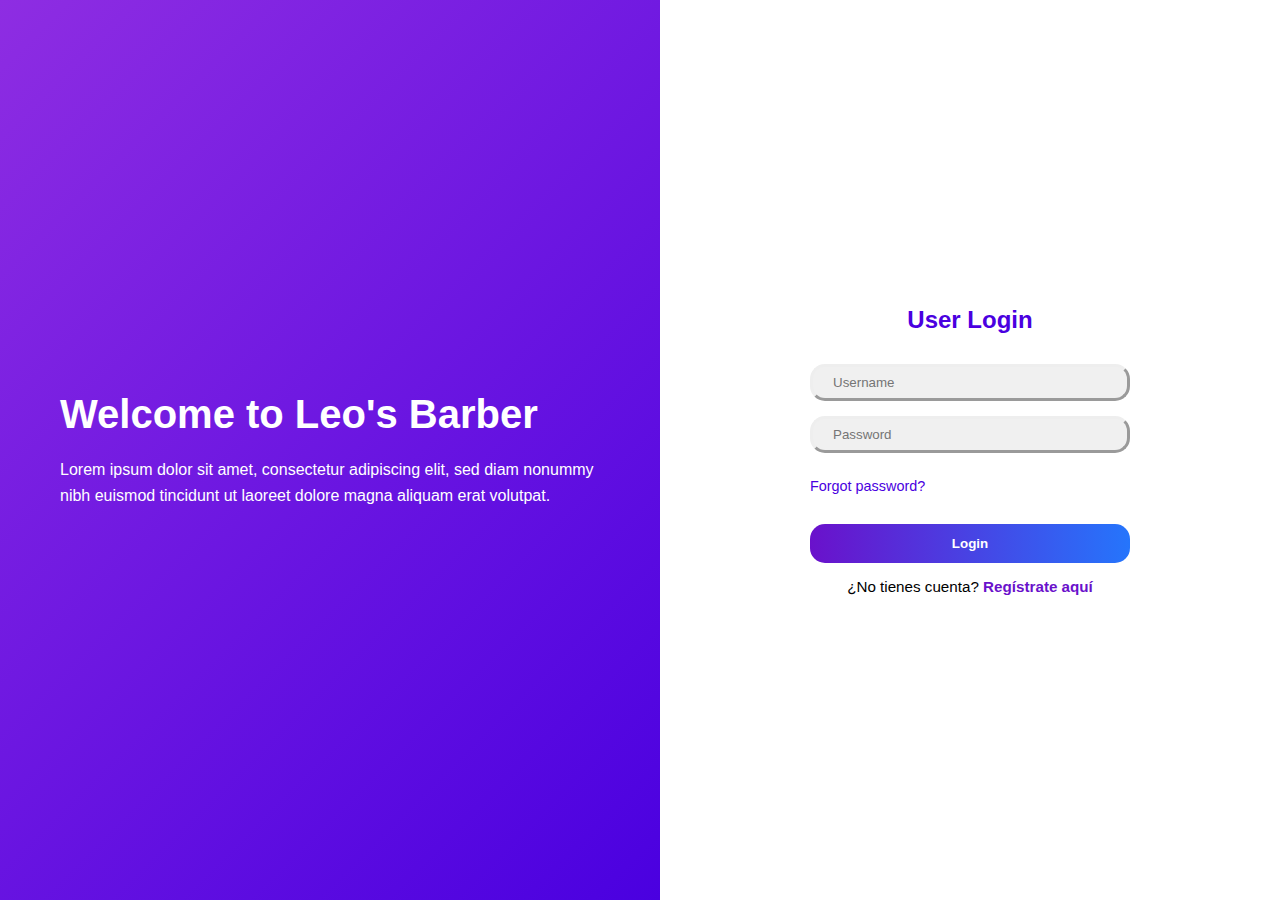
<file: index.html>
<!DOCTYPE html>
<html lang="en">
<head>
  <meta charset="UTF-8" />
  <meta name="viewport" content="width=device-width, initial-scale=1.0"/>
  <title>Login Page</title>
  <link rel="stylesheet" href="styles.css"/>
</head>
<body>
  <div class="container">
    <div class="left-panel">
      <h1>Welcome to Leo's Barber</h1>
      <p>Lorem ipsum dolor sit amet, consectetur adipiscing elit, sed diam nonummy nibh euismod tincidunt ut laoreet dolore magna aliquam erat volutpat.</p>
    </div>
    <div class="right-panel">
      <h2>User Login</h2>
      <form>
        <input type="text" placeholder="Username" required>
        <input type="password" placeholder="Password" required>
        <div class="options">
          <a href="#">Forgot password?</a>
        </div>
        <button type="submit">Login</button>
        <div class="register-link">
            ¿No tienes cuenta? <a href="register.html">Regístrate aquí</a>
          </div>
      </form>
    </div>
  </div>
</body>
</html>
</file>
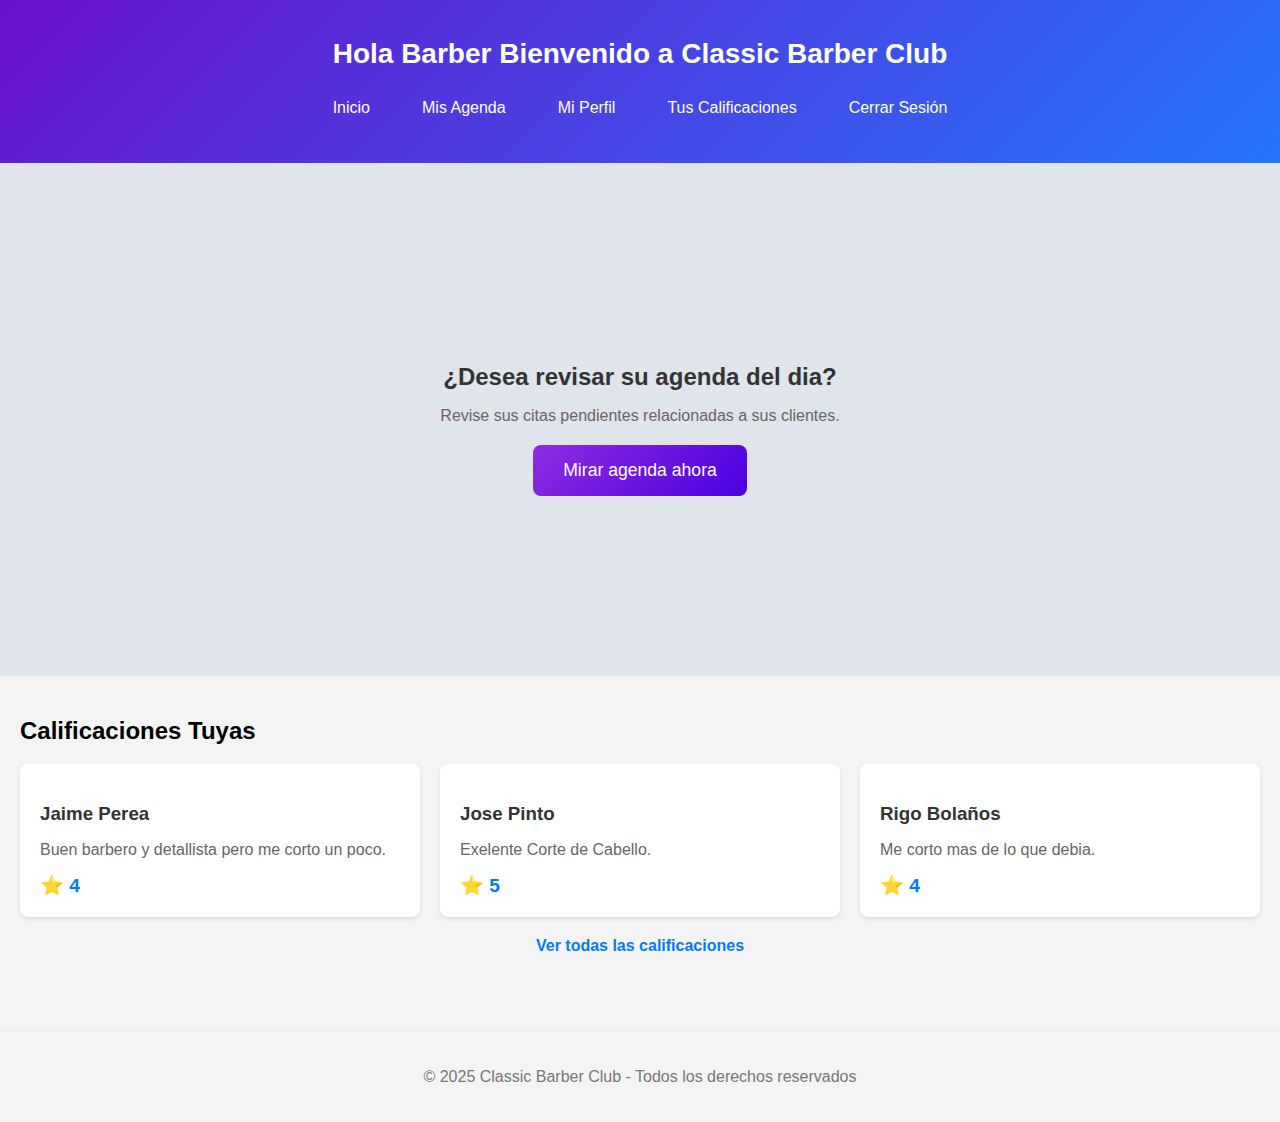
<file: barbero.html>
<!DOCTYPE html>
<html lang="es">
<head>
  <meta charset="UTF-8" />
  <meta name="viewport" content="width=device-width, initial-scale=1.0"/>
  <title>Classic Barber Club</title>
  <link rel="stylesheet" href="barbero.css" />
</head>
<body>

  <header class="main-header">
    <h1>Hola Barber Bienvenido a Classic Barber Club</h1>
    <nav>
      <ul>
        <li><a href="#" onclick="mostrarSeccion('inicio')">Inicio</a></li>
        <li><a href="#" onclick="mostrarSeccion('mis-citas')">Mis Agenda</a></li>
        <li><a href="#" onclick="mostrarSeccion('perfil')">Mi Perfil</a></li>
        <li><a href="#" onclick="mostrarSeccion('calificaciones')">Tus Calificaciones</a></li>
        <li><a href="index.html">Cerrar Sesión</a></li>
      </ul>
    </nav>
  </header>

  <section id="anuncio" class="call-to-action">
    <h2>¿Desea revisar su agenda del dia?</h2>
    <p>Revise sus citas pendientes relacionadas a sus clientes.</p>
    <button onclick="mostrarSeccion('mis-citas')">Mirar agenda ahora</button>
  </section>

  <main>

    <!-- Seccion de inicio -->

    <section id="inicio" class="services-with-prices">
      <h2>Calificaciones Tuyas</h2>
      <ul class="services-list">
        <li>
          <h3>Jaime Perea</h3>
          <p>Buen barbero y detallista pero me corto un poco.</p>
          <span class="price"> ⭐ 4</span>
        </li>
        <li>
          <h3>Jose Pinto</h3>
          <p>Exelente Corte de Cabello.</p>
          <span class="price">⭐ 5</span>
        </li>
        <li>
          <h3>Rigo Bolaños</h3>
          <p>Me corto mas de lo que debia.</p>
          <span class="price">⭐ 4</span>
        </li>
      </ul>
      <p class="view-all-services"><a href="#" onclick="mostrarSeccion('calificaciones')">Ver todas las calificaciones</a></p>
    </section>

    <!-- Seccion de citas -->

    <section id="mis-citas" class="hidden">
  <h2>Mis Citas</h2>
  <div id="filtro-citas">
    <label for="filtrarPor">Filtrar por:</label>
    <select id="filtrarPor">
      <option value="hoy">Citas de Hoy</option>
      <option value="fecha">Fecha Específica</option>
    </select>
    <input type="date" id="fechaEspecifica" class="hidden">
    <button id="botonFiltrar" type="button"> Filtrar</button>
  </div>
  <table>
    <thead>
      <tr>
        <th>ID cita</th>
        <th>Fecha</th>
        <th>Hora</th>
        <th>Cliente</th>
        <th>Servicio</th>
        <th>Estado</th>
      </tr>
    </thead>
    <tbody id="tablaCitasBody">
      <tr>
        <td>1</td>
        <td>2025-05-03</td>
        <td>15:30</td>
        <td>Carlos</td>
        <td>Corte</td>
        <td>Confirmada</td>
      </tr>
      </tbody>
  </table>
</section>

    <!-- Seccion de perfil -->
    <section id="perfil" class="hidden">
      <h2>Mi Perfil</h2>
      <form id="form-perfil" class="formulario-centrado">
        <label for="nombre">Nombre:</label>
        <input type="text" id="nombre" name="nombre">

        <label for="apellido">Apellido:</label>
        <input type="text" id="apellido" name ="apellido">

        <label for="correo">Correo electrónico:</label>
        <input type="email" id="correo" name="correo" value="juan@example.com">

        <label for="telefono">Teléfono:</label>
        <input type="tel" id="telefono" name="telefono" value="3200000000">

        <label for="contrase">Contraseña:</label>
        <input type="password" id="contrase" name="contraseña">
        
        <label for="fecha-registro">Fecha de Registro:</label>
        <input type="text" id="fecha-registro" name="fecha-registro" readonly>

        <button type="submit">Actualizar Perfil</button>
      </form>
    </section>

    <section id="calificaciones" class="hidden">
            <h2>Calificaciones de Clientes</h2>
            <div class="formulario-centrado">
              <div>
                
                <!-- Tarjeta 1 -->
                <div>
                  <div>
                    <h3>Carlos Perea</h3>
                    <p>Calificación: ⭐ 4</p>
                  </div>
                  <a href="#" class="text-indigo-600 hover:underline">Ver más</a>
                </div>
                
                <!-- Tarjeta 2 -->
                <div>
                  <div>
                    <h3>Camilo Gonzales</h3>
                    <p>Calificación: ⭐ 4</p>
                  </div>
                  <a href="#" class="text-indigo-600 hover:underline">Ver más</a>
                </div>
          
                <!-- Tarjeta 3 -->
                <div >
                  <div>
                    <h3>Andrés Ramirez</h3>
                    <p>Calificación: ⭐ 3</p>
                  </div>
                  <a href="#" class="text-indigo-600 hover:underline">Ver más</a>
                </div>
          
                <!-- Puedes seguir agregando más barberos aquí -->
          
              </div>
            </div>
          </section>

  </main>

  <footer>
    <p>© 2025 Classic Barber Club - Todos los derechos reservados</p>
  </footer>

  <script>
    function mostrarSeccion(id) {
      const secciones = document.querySelectorAll("main > section");
      secciones.forEach(sec => sec.classList.add("hidden"));
      document.getElementById(id).classList.remove("hidden");
  
      // Mostrar u ocultar el anuncio según la sección actual
      const anuncio = document.getElementById("anuncio");
      if (id === "inicio") {
        anuncio.classList.remove("hidden");
      } else {
        anuncio.classList.add("hidden");
      }
    }

    function mostrarDetalle(id) {
    const tarjeta = document.getElementById(id);

    // Oculta otras tarjetas si están visibles
    const todas = document.querySelectorAll('.promo-detalle');
    todas.forEach(t => {
      if (t.id !== id) t.classList.add('hidden');
    });

    // Si ya está visible, ocúltala
    if (!tarjeta.classList.contains('hidden')) {
      tarjeta.classList.add('hidden');
    } else {
      tarjeta.classList.remove('hidden');
      tarjeta.scrollIntoView({ behavior: 'smooth' });
    }
  }


  document.addEventListener('DOMContentLoaded', () => {
  const filtrarPorSelect = document.getElementById('filtrarPor');
  const fechaEspecificaInput = document.getElementById('fechaEspecifica');
  const botonFiltrar = document.getElementById('botonFiltrar');
  const tablaCitasBody = document.getElementById('tablaCitasBody');
  const citasOriginales = Array.from(tablaCitasBody.rows).map(row => {
    return {
      fecha: row.cells[1].textContent,
      hora: row.cells[2].textContent,
      cliente: row.cells[3].textContent,
      servicio: row.cells[4].textContent,
      estado: row.cells[5].textContent,
      rowElement: row
    };
  });

  filtrarPorSelect.addEventListener('change', () => {
    fechaEspecificaInput.classList.toggle('hidden', filtrarPorSelect.value !== 'fecha');
  });

  botonFiltrar.addEventListener('click', () => {
    const filtroSeleccionado = filtrarPorSelect.value;
    let fechaFiltrar;

    if (filtroSeleccionado === 'hoy') {
      const hoy = new Date();
      const año = hoy.getFullYear();
      const mes = (hoy.getMonth() + 1).toString().padStart(2, '0');
      const dia = hoy.getDate().toString().padStart(2, '0');
      fechaFiltrar = `${año}-${mes}-${dia}`;
    } else if (filtroSeleccionado === 'fecha') {
      fechaFiltrar = fechaEspecificaInput.value;
    }

    // Limpiar la tabla
    tablaCitasBody.innerHTML = '';

    // Filtrar y mostrar las citas
    citasOriginales.forEach(cita => {
      if (!fechaFiltrar || cita.fecha === fechaFiltrar) {
        tablaCitasBody.appendChild(cita.rowElement);
      }
    });

    if (tablaCitasBody.rows.length === 0) {
      const noCitasRow = tablaCitasBody.insertRow();
      const noCitasCell = noCitasRow.insertCell();
      noCitasCell.colSpan = 6;
      noCitasCell.textContent = 'No hay citas para la fecha seleccionada.';
      noCitasCell.style.textAlign = 'center';
    }
  });
});

  </script>

</body>
</html>
</file>
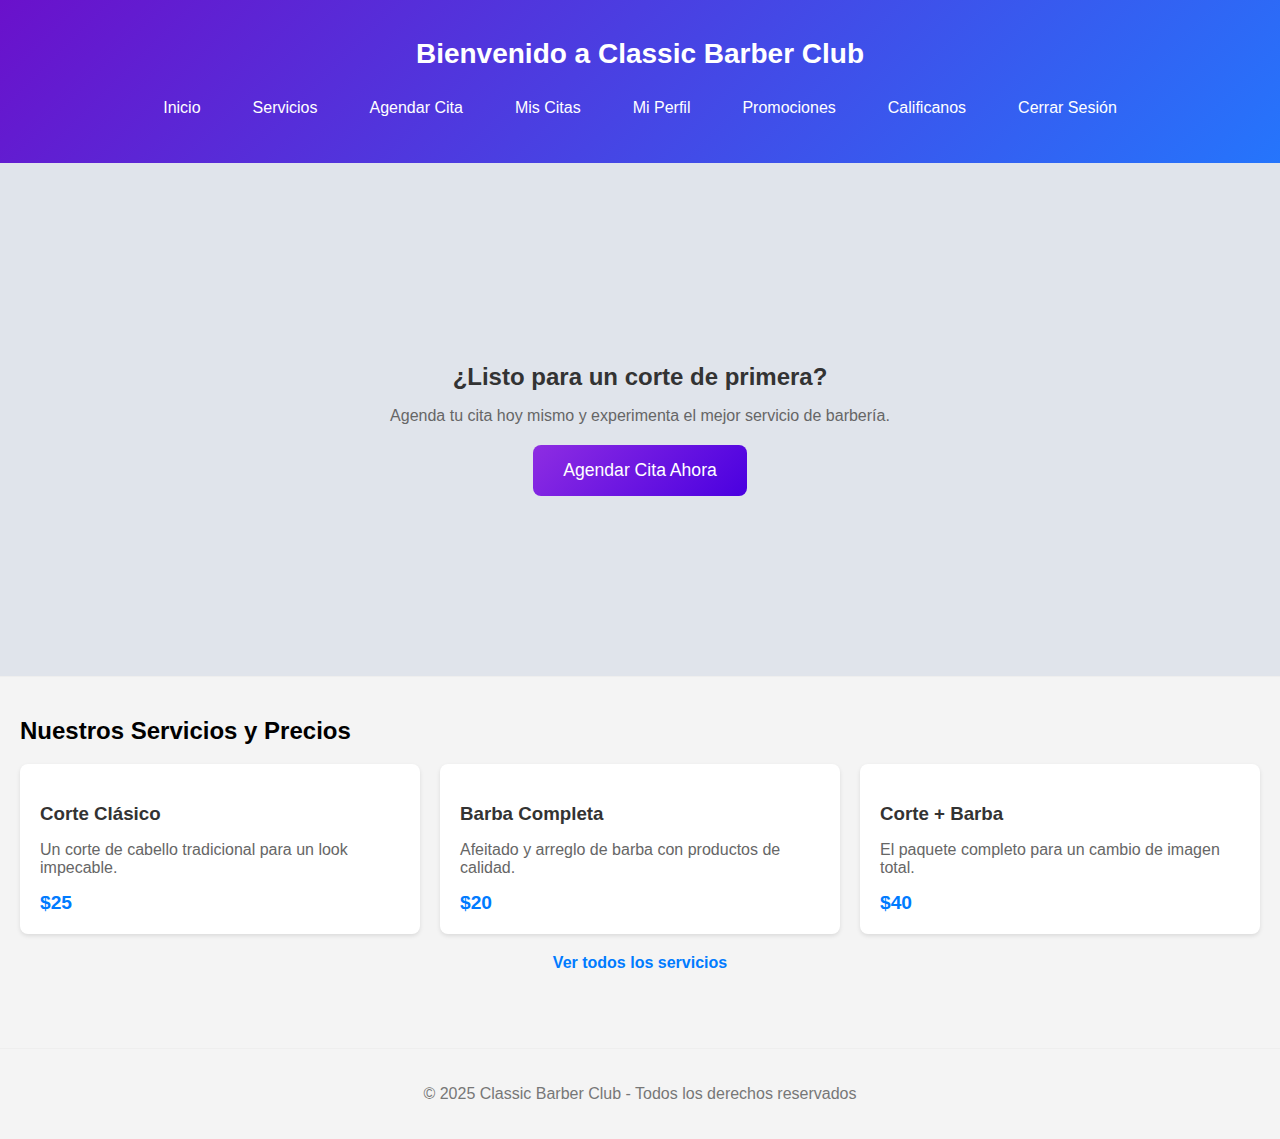
<file: cliente.html>
<!DOCTYPE html>
<html lang="es">
<head>
  <meta charset="UTF-8" />
  <meta name="viewport" content="width=device-width, initial-scale=1.0"/>
  <title>Inicio - Barbería El Corte Fino</title>
  <link rel="stylesheet" href="clientes.css" />
</head>
<body>

  <header class="main-header">
    <h1>Bienvenido a Classic Barber Club</h1>
    <nav>
      <ul>
        <li><a href="#" onclick="mostrarSeccion('inicio')">Inicio</a></li>
        <li><a href="#" onclick="mostrarSeccion('servicios')">Servicios</a></li>
        <li><a href="#" onclick="mostrarSeccion('agendar')">Agendar Cita</a></li>
        <li><a href="#" onclick="mostrarSeccion('mis-citas')">Mis Citas</a></li>
        <li><a href="#" onclick="mostrarSeccion('perfil')">Mi Perfil</a></li>
        <li><a href="#" onclick="mostrarSeccion('promociones')">Promociones</a></li>
        <li><a href="#" onclick="mostrarSeccion('calificacion')">Calificanos</a></li>
        <li><a href="index.html">Cerrar Sesión</a></li>
      </ul>
    </nav>
  </header>

  <section id="anuncio" class="call-to-action">
    <h2>¿Listo para un corte de primera?</h2>
    <p>Agenda tu cita hoy mismo y experimenta el mejor servicio de barbería.</p>
    <button onclick="mostrarSeccion('agendar')">Agendar Cita Ahora</button>
  </section>

  <main>

    <!-- Seccion de inicio -->

    <section id="inicio" class="services-with-prices">
      <h2>Nuestros Servicios y Precios</h2>
      <ul class="services-list">
        <li>
          <h3>Corte Clásico</h3>
          <p>Un corte de cabello tradicional para un look impecable.</p>
          <span class="price">$25</span>
        </li>
        <li>
          <h3>Barba Completa</h3>
          <p>Afeitado y arreglo de barba con productos de calidad.</p>
          <span class="price">$20</span>
        </li>
        <li>
          <h3>Corte + Barba</h3>
          <p>El paquete completo para un cambio de imagen total.</p>
          <span class="price">$40</span>
        </li>
      </ul>
      <p class="view-all-services"><a href="#" onclick="mostrarSeccion('servicios')">Ver todos los servicios</a></p>
    </section>

    <!-- Seccion de servicios -->

    <section id="servicios" class="hidden">
      <h2>Servicios Disponibles</h2>
      <ul class="servicios-lista">
        <li>
          <span>Cortes clásicos</span>
          <img src="Images/corte.png" alt="Corte Clásico">
          <span class="precio-servicio">$14.000</span>
        </li>
        <li>
          <span>Barba completa</span>
          <img src="Images/barba.png">
          <span class="precio-servicio">$8.000</span>
        </li>
        <li>
          <span>Corte + Barba</span>
          <img src="Images/xwOYLXEQ8G2F2cjz.png">
          <span class="precio-servicio">$21.000</span>
        </li>
        <li>
          <span>Limpieza Facial</span>
          <img src="Images/liempieza.PNG">
          <span class="precio-servicio">$10.000</span>
        </li>
        <li>
          <span>Depilado de Cejas</span>
          <img src="Images/cejas.PNG">
          <span class="precio-servicio">$3.000</span>
        </li>
        <li>
          <span>Tinte de Cabello</span>
          <img src="Images/Tinturado.PNG">
          <span class="precio-servicio">$80.000</span>
        </li>
        <li>
          <span>Rayos para el Cabello</span>
          <img src="Images/rayos.jpg">
          <span class="precio-servicio">$80.000</span>
        </li>
      </ul>
    </section>

    <!-- Seccion de agendar -->
    <section id="agendar" class="hidden">
      <h2>Agendar Cita</h2>
      <form id="form-agendar" class="formulario-centrado">
        <label for="barbero">Seleccionar Barbero:</label>
        <select type="select" id="barbero" name="barbero">
          <option value="">-- Selecciona --</option>
          <option value="1">Carlos</option>
          <option value="2">Andrés</option>
          <option value="3">Felipe</option>
        </select>

        <label for="fecha">Fecha:</label>
        <input type="date" id="fecha" name="fecha" required>

        <label for="hora">Hora:</label>
        <input type="time" id="hora" name="hora" required>

        <label for="servicio">Servicio:</label>
        <select type="select" id="servicio" name="servicio">
          <option value="">-- Selecciona --</option>
          <option value="corte">Corte Clásico</option>
          <option value="barba">Barba Completa</option>
          <option value="combo">Corte + Barba</option>
          <option value="combo">Limpieza Facial</option>
          <option value="combo">Despilacion de Cejas</option>
          <option value="combo">Tintura de Cabello</option>
          <option value="combo">Rayos para el Cabello</option>
        </select>

        <button type="submit">Reservar Cita</button>
      </form>
    </section>

    <section id="mis-citas" class="hidden">
      <h2>Mis Citas</h2>
      <table>
        <thead>
          <tr>
            <th>ID cita</th>
            <th>Fecha</th>
            <th>Hora</th>
            <th>Barbero</th>
            <th>Servicio</th>
            <th>Estado</th>
            <th>Acciones</th>
          </tr>
        </thead>
        <tbody>
          <tr>
            <td>1</td>
            <td>2025-05-03</td>
            <td>15:30</td>
            <td>Carlos</td>
            <td>Corte</td>
            <td>Confirmada</td>
            <td><button>Cancelar</button></td>
          </tr>
        </tbody>
      </table>
    </section>

    <!-- Seccion de perfil -->
    <section id="perfil" class="hidden">
      <h2>Mi Perfil</h2>
      <form id="form-perfil" class="formulario-centrado">
        <label for="nombre">Nombre:</label>
        <input type="text" id="nombre" name="nombre">

        <label for="apellido">Apellido:</label>
        <input type="text" id="apellido" name ="apellido">

        <label for="correo">Correo electrónico:</label>
        <input type="email" id="correo" name="correo" value="juan@example.com">

        <label for="telefono">Teléfono:</label>
        <input type="tel" id="telefono" name="telefono" value="3200000000">

        <label for="contrase">Contraseña:</label>
        <input type="password" id="contrase" name="contraseña">
        
        <label for="fecha-registro">Fecha de Registro:</label>
        <input type="text" id="fecha-registro" name="fecha-registro" readonly>

        <button type="submit">Actualizar Perfil</button>
      </form>
    </section>

    <section id="promociones" class="hidden promotions-section">
      <h2>¡Nuestras Promociones Especiales!</h2>
      <div class="promotion-card">
        <h3>Descuento de Bienvenida</h3>
        <p>15% de descuento en tu primer corte.</p>
        <button onclick="mostrarDetalle('detalle-bienvenida')">Ver Detalles</button>
      </div>
      <div class="promotion-card">
        <h3>Martes de Barba</h3>
        <p>Arreglo de barba a mitad de precio todos los martes.</p>
        <button onclick="mostrarDetalle('detalle-martes')">Ver Detalles</button>
      </div>
      <div class="promotion-card">
        <h3>Paquete Full</h3>
        <p>Corte con barba y cejas.</p>
        <button onclick="mostrarDetalle('detalle-familiar')">Ver Detalles</button>
      </div>


          <!-- Tarjeta de detalles: Descuento de Bienvenida -->
           <div id="detalle-bienvenida" class="promo-detalle hidden">
            <h3>Descuento de Bienvenida</h3>
            <p><strong>Descripción:</strong> 15% de descuento en tu primer corte.</p>
            <p><strong>Descuento:</strong> 15%</p>
            <p><strong>Fecha de Inicio:</strong> 01/05/2025</p>
            <p><strong>Fecha de Fin:</strong> 30/06/2025</p>
            <p><strong>Usos Máximos:</strong> 1 por persona</p>
          </div>

          <!-- Tarjeta de detalles: Martes de Barba -->

          <div id="detalle-martes" class="promo-detalle hidden">
            <h3>Martes de Barba</h3>
            <p><strong>Descripción:</strong> Arreglo de barba a mitad de precio todos los martes.</p>
            <p><strong>Descuento:</strong> 50%</p>
            <p><strong>Fecha de Inicio:</strong> 01/05/2025</p>
            <p><strong>Fecha de Fin:</strong> 31/12/2025</p>
            <p><strong>Usos Máximos:</strong> Ilimitado (solo martes)</p>
          </div>


          <!-- Tarjeta de detalles: Paquete Familiar -->

          <div id="detalle-familiar" class="promo-detalle hidden">
            <h3>Paquete Full</h3>
            <p><strong>Descripción:</strong> Corte mas barba mas cejas.</p>
            <p><strong>Descuento:</strong> 20%</p>
            <p><strong>Fecha de Inicio:</strong> 10/05/2025</p>
            <p><strong>Fecha de Fin:</strong> 10/07/2025</p>
            <p><strong>Usos Máximos:</strong> 2 </p>
          </div>
    </section>

    
          <!-- Seccion de calificaciones de los barberos -->
 
    
          <section id="calificacion" class="hidden">
            <h2>Califica tu experiencia</h2>
            <form id="form-calif" class="formulario-centrado">
              <label for="idCita">ID de la Cita:</label>
              <input type="number" id="idCita" name="idCita" required><br>
              <label for="puntuacion">Puntuación (1 a 5):</label>
              <select type="numberr" id="puntuacion" name="puntuacion" required>
                <option value="">Selecciona</option>
                <option value="1">1 - Muy malo</option>
                <option value="2">2 - Malo</option>
                <option value="3">3 - Regular</option>
                <option value="4">4 - Bueno</option>
                <option value="5">5 - Excelente</option>
              </select><br>
              <label for="comentario">Comentario:</label>
              <textarea type="comentario" id="comentario" name="comentario" rows="4"></textarea><br>
              <button type="submit">Enviar Calificación</button>
            </form>
          </section>

  </main>

  <footer>
    <p>© 2025 Classic Barber Club - Todos los derechos reservados</p>
  </footer>

  <script>
    function mostrarSeccion(id) {
      const secciones = document.querySelectorAll("main > section");
      secciones.forEach(sec => sec.classList.add("hidden"));
      document.getElementById(id).classList.remove("hidden");
  
      // Mostrar u ocultar el anuncio según la sección actual
      const anuncio = document.getElementById("anuncio");
      if (id === "inicio") {
        anuncio.classList.remove("hidden");
      } else {
        anuncio.classList.add("hidden");
      }
    }

    function mostrarDetalle(id) {
    const tarjeta = document.getElementById(id);

    // Oculta otras tarjetas si están visibles
    const todas = document.querySelectorAll('.promo-detalle');
    todas.forEach(t => {
      if (t.id !== id) t.classList.add('hidden');
    });

    // Si ya está visible, ocúltala
    if (!tarjeta.classList.contains('hidden')) {
      tarjeta.classList.add('hidden');
    } else {
      tarjeta.classList.remove('hidden');
      tarjeta.scrollIntoView({ behavior: 'smooth' });
    }
  }
  </script>

</body>
</html>
</file>
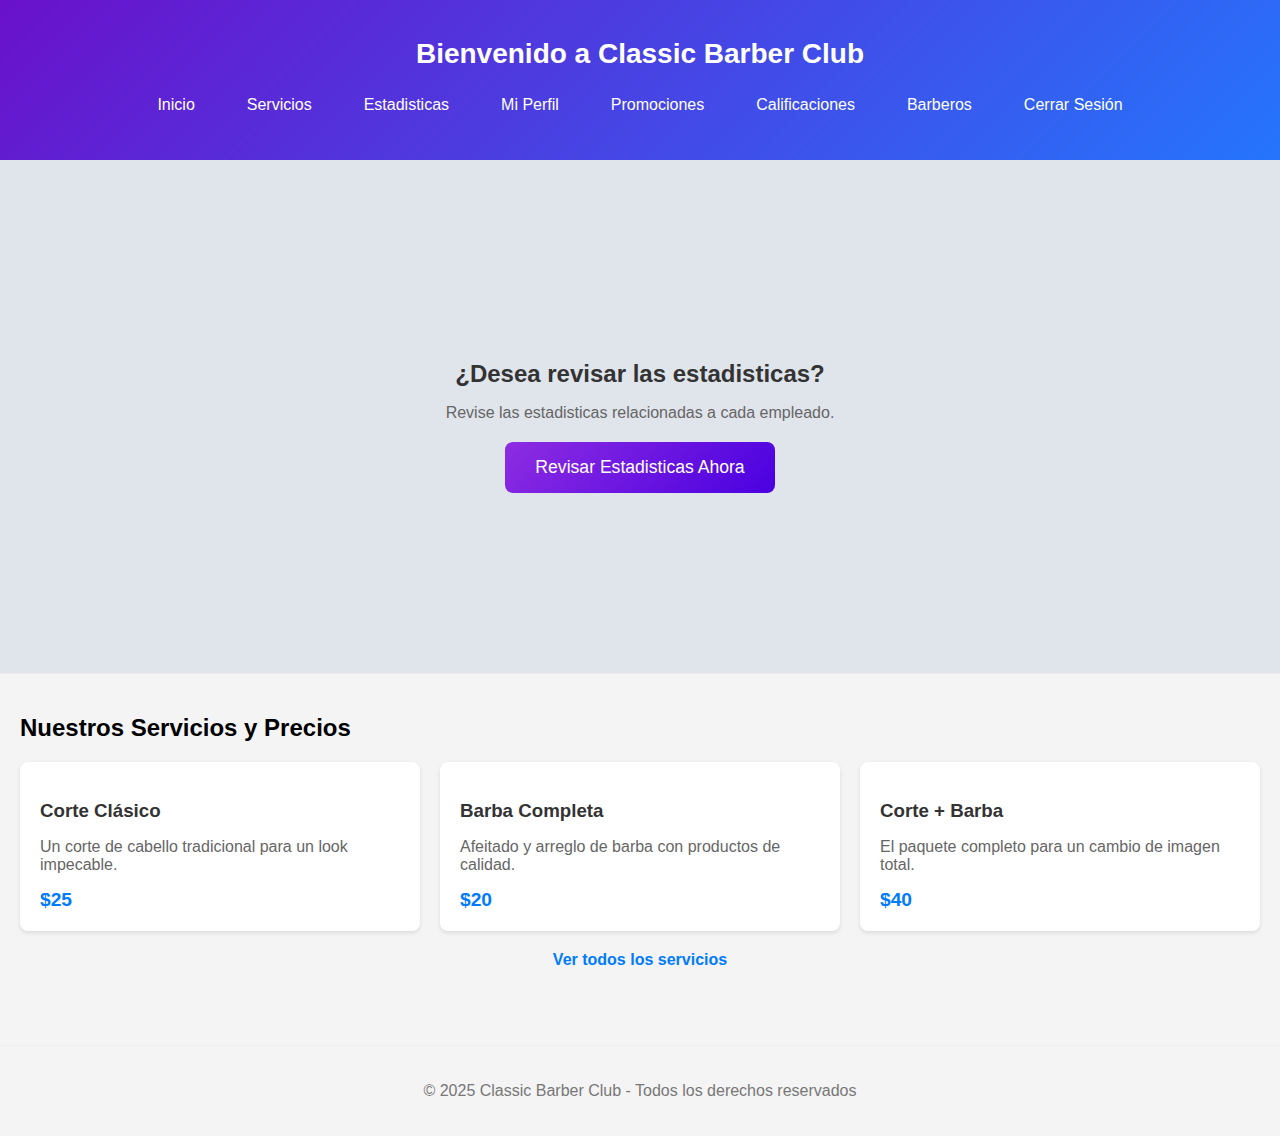
<file: gerente.html>
<!DOCTYPE html>
<html lang="en">
<head>
  <meta charset="UTF-8" />
  <meta name="viewport" content="width=device-width, initial-scale=1.0"/>
  <title>Administrator</title>
  <link rel="stylesheet" href="styles2.css"/>
</head>
<body>

    <header class="main-header">
        <h1>Bienvenido a Classic Barber Club</h1>
        <nav>
          <ul>
            <li><a href="#" onclick="mostrarSeccion('inicio')">Inicio</a></li>
            <li><a href="#" onclick="mostrarSeccion('servicios')">Servicios</a></li>
            <li><a href="#" onclick="mostrarSeccion('estadisticas')">Estadisticas</a></li>
            <li><a href="#" onclick="mostrarSeccion('perfil')">Mi Perfil</a></li>
            <li><a href="#" onclick="mostrarSeccion('promociones')">Promociones</a></li>
            <li><a href="#" onclick="mostrarSeccion('calificaciones')">Calificaciones</a></li>
            <li><a href="#" onclick="mostrarSeccion('agregarbarbero')">Barberos</a></li>
            <li><a href="index.html">Cerrar Sesión</a></li>
          </ul>
        </nav>
      </header>

      <section id="anuncio" class="call-to-action">
        <h2>¿Desea revisar las estadisticas?</h2>
        <p>Revise las estadisticas relacionadas a cada empleado.</p>
        <button onclick="mostrarSeccion('estadisticas')">Revisar Estadisticas Ahora</button>
      </section>

      <main>

        <!-- Seccion de inicio -->
        <section id="inicio" class="services-with-prices">
          <h2>Nuestros Servicios y Precios</h2>
          <ul class="services-list">
            <li>
              <h3>Corte Clásico</h3>
              <p>Un corte de cabello tradicional para un look impecable.</p>
              <span class="price">$25</span>
            </li>
            <li>
              <h3>Barba Completa</h3>
              <p>Afeitado y arreglo de barba con productos de calidad.</p>
              <span class="price">$20</span>
            </li>
            <li>
              <h3>Corte + Barba</h3>
              <p>El paquete completo para un cambio de imagen total.</p>
              <span class="price">$40</span>
            </li>
          </ul>
          <p class="view-all-services"><a href="#" onclick="mostrarSeccion('servicios')">Ver todos los servicios</a></p>
        </section>
    
        <!-- Seccion de Servicios -->
        <section id="servicios" class="hidden">
          <h2>Servicios Disponibles</h2>
          <ul class="servicios-lista">
            <li>
              <span>Cortes clásicos</span>
              <img src="Images/corte.png" alt="Corte Clásico">
              <span class="precio-servicio">$14.000</span>
            </li>
            <li>
              <span>Barba completa</span>
              <img src="Images/barba.png">
              <span class="precio-servicio">$8.000</span>
            </li>
            <li>
              <span>Corte + Barba</span>
              <img src="Images/xwOYLXEQ8G2F2cjz.png">
              <span class="precio-servicio">$21.000</span>
            </li>
            <li>
              <span>Limpieza Facial</span>
              <img src="Images/liempieza.PNG">
              <span class="precio-servicio">$10.000</span>
            </li>
            <li>
              <span>Depilado de Cejas</span>
              <img src="Images/cejas.PNG">
              <span class="precio-servicio">$3.000</span>
            </li>
            <li>
              <span>Tinte de Cabello</span>
              <img src="Images/Tinturado.PNG">
              <span class="precio-servicio">$80.000</span>
            </li>
            <li>
              <span>Rayos para el Cabello</span>
              <img src="Images/rayos.jpg">
              <span class="precio-servicio">$80.000</span>
            </li>
          </ul>
        </section>
    
        <section id="estadisticas" class="hidden">
            <h2>Estadísticas</h2>
            <div class="formulario-centrado">
                <div>
                    <label for="tipoEstadistica">Ver estadísticas:</label>
                    <select id="tipoEstadistica" onchange="mostrarTipoEstadistica()">
                        <option value="diarias">Diarias</option>
                        <option value="semanales">Semanales</option>
                        <option value="mensuales">Mensuales</option>
                        <option value="anuales">Anuales</option>
                    </select>
                </div>
                <h3 id="tituloEstadisticas">Estadísticas del Día</h3> 
                <table>
                    <thead>
                        <tr>
                            <th class="p-2">Barbero</th>
                            <th class="p-2">Citas Atendidas</th>
                            <th class="p-2">Ingresos Generados</th>
                        </tr>
                    </thead>
                    <tbody>
                        <tr class="border-t">
                            <td>Carlos Barbero</td>
                            <td class="p-2">8</td>
                            <td class="p-2">$160.000</td>
                        </tr>
                        <tr class="border-t">
                            <td class="p-2">Gerente (Tú)</td>
                            <td class="p-2">5</td>
                            <td class="p-2">$100.000</td>
                        </tr>
                        </tbody>
                </table>
            </div>
        </section>

        <section id="agregarbarbero" class="hidden">
            <h2>Barberos:</h2>
            <ul id="lista-barberos" class="servicios-lista">
                <li data-barbero-id="1">
                    <span>Sebastian Gomez</span>
                    <span class="dia-descanso">Descansa Lunes</span>
                </li>
                <li data-barbero-id="2">
                    <span>Juan Ochoa</span>
                    <span class="dia-descanso">Descansa Miercoles</span>
                </li>
                <li data-barbero-id="3">
                    <span>Andres Sanchez</span>
                    <span class="dia-descanso">Descansa Miercoles</span>
                </li>
                <li data-barbero-id="4">
                    <span>Felipe Leon</span>
                    <span class="dia-descanso">Descansa Sabado</span>
                </li>
                <li data-barbero-id="5">
                    <span>Jose Ramirez</span>
                    <span class="dia-descanso">Descansa Domingo</span>
                </li>
                <li data-barbero-id="6">
                    <span>Joshep Chitia</span>
                    <span class="dia-descanso">Descansa Viernes</span>
                </li>
                <li data-barbero-id="7">
                    <span>Daniel Ballesteros</span>
                    <span class="dia-descanso">Descansa Lunes</span>
                </li>
                <li data-barbero-id="8">
                    <span>Jhonatan Baez</span>
                    <span class="dia-descanso">Descansa Martes</span>
                </li>
                <li data-barbero-id="9">
                    <span>Maicol Restrepo</span>
                    <span class="dia-descanso">Descansa Martes</span>
                </li>
                <li data-barbero-id="10">
                    <span>Johan Castro</span>
                    <span class="dia-descanso">$Descansa Viernes</span>
                </li>
            </ul>
            <button id="boton-actualizar-barberos" type="submit" class="formulario-centrado"> Actualizar Barberos </button>
        
        

            <div class="formulario-centrado" class="hidden">
              <form class="grid grid-cols-1 md:grid-cols-3 gap-4">
                <input type="text" placeholder="Nombre completo" class="p-2 border rounded" />
                <input type="email" placeholder="Correo electrónico" class="p-2 border rounded" />
                <input type="text" placeholder="Usuario" class="p-2 border rounded" />
                <input type="password" placeholder="Contraseña" class="p-2 border rounded" />
                <button class="bg-indigo-600 text-white px-4 py-2 rounded hover:bg-indigo-700 col-span-1 md:col-span-3">
                  Agregar Barbero
                </button>
              </form>
            </div>
          </section>

    

        <!-- Seccion de perfil -->
        <section id="perfil" class="hidden">
          <h2>Mi Perfil</h2>
          <form id="form-perfil" class="formulario-centrado">
            <label for="nombre">Nombre:</label>
            <input type="text" id="nombre" name="nombre">
    
            <label for="apellido">Apellido:</label>
            <input type="text" id="apellido" name ="apellido">
    
            <label for="correo">Correo electrónico:</label>
            <input type="email" id="correo" name="correo" value="juan@example.com">
    
            <label for="telefono">Teléfono:</label>
            <input type="tel" id="telefono" name="telefono" value="3200000000">
    
            <label for="contrase">Contraseña:</label>
            <input type="password" id="contrase" name="contraseña">
            
            <label for="fecha-registro">Fecha de Registro:</label>
            <input type="text" id="fecha-registro" name="fecha-registro" readonly>
    
            <button type="submit">Actualizar Perfil</button>
          </form>
        </section>

        <!-- Seccion de promociones -->
    
        <section id="promociones" class="hidden promotions-section">
          <h2>¡Nuestras Promociones Especiales!</h2>
          <div class="promotion-card", >
            <h3>Descuento de Bienvenida</h3>
            <p>15% de descuento en tu primer corte.</p>
            <button onclick="mostrarDetalle('detalle-bienvenida')">Ver Detalles</button>
          </div>
          <div class="promotion-card">
            <h3>Martes de Barba</h3>
            <p>Arreglo de barba a mitad de precio todos los martes.</p>
            <button onclick="mostrarDetalle('detalle-martes')">Ver Detalles</button>
          </div>
          <div class="promotion-card">
            <h3>Paquete Familiar</h3>
            <p>Corte para papá e hijo con un precio especial.</p>
            <button onclick="mostrarDetalle('detalle-familiar')">Ver Detalles</button>
          </div>
    
    
              <!-- Tarjeta de detalles: Descuento de Bienvenida -->
   
              <div id="detalle-bienvenida" class="promo-detalle hidden">
                <h3>Descuento de Bienvenida</h3>
                <p><strong>Descripción:</strong> 15% de descuento en tu primer corte.</p>
                <p><strong>Descuento:</strong> 15%</p>
                <p><strong>Fecha de Inicio:</strong> 01/05/2025</p>
                <p><strong>Fecha de Fin:</strong> 30/06/2025</p>
                <p><strong>Usos Máximos:</strong> 1 por persona</p>
            </div>
    
    
            <!-- Tarjeta de detalles: Martes de Barba -->
            <div id="detalle-martes" class="promo-detalle hidden">
                <h3>Martes de Barba</h3>
                <p><strong>Descripción:</strong> Arreglo de barba a mitad de precio todos los martes.</p>
                <p><strong>Descuento:</strong> 50%</p>
                <p><strong>Fecha de Inicio:</strong> 01/05/2025</p>
                <p><strong>Fecha de Fin:</strong> 31/12/2025</p>
                <p><strong>Usos Máximos:</strong> Ilimitado (solo martes)</p>
            </div>
    
   
            <!-- Tarjeta de detalles: Paquete Familiar -->
   
            <div id="detalle-familiar" class="promo-detalle hidden">
                <h3>Paquete Familiar</h3>
                <p><strong>Descripción:</strong> Corte para papá e hijo con un precio especial.</p>
                <p><strong>Descuento:</strong> 20%</p>
                <p><strong>Fecha de Inicio:</strong> 10/05/2025</p>
                <p><strong>Fecha de Fin:</strong> 10/07/2025</p>
                <p><strong>Usos Máximos:</strong> 2 por familia</p>   
            </div>
   
        </section>

        <!-- Seccion de calificaciones de los barberos -->
    
        <section id="calificaciones" class="hidden">
            <h2>Calificaciones de Barberos</h2>
            <div class="formulario-centrado">
              <div>
                
                <!-- Tarjeta 1 -->
                <div>
                  <div>
                    <h3>Carlos Barbero</h3>
                    <p>Calificación promedio: ⭐ 4.8</p>
                  </div>
                  <a href="#" class="text-indigo-600 hover:underline">Ver más</a>
                </div>
                
                <!-- Tarjeta 2 -->
                <div>
                  <div>
                    <h3>Camilo Barbero</h3>
                    <p>Calificación promedio: ⭐ 4.6</p>
                  </div>
                  <a href="#" class="text-indigo-600 hover:underline">Ver más</a>
                </div>
          
                <!-- Tarjeta 3 -->
                <div >
                  <div>
                    <h3>Andrés Barbero</h3>
                    <p>Calificación promedio: ⭐ 4.9</p>
                  </div>
                  <a href="#" class="text-indigo-600 hover:underline">Ver más</a>
                </div>
          
                <!-- Puedes seguir agregando más barberos aquí -->
          
              </div>
            </div>
          </section>
    
      </main>

      <footer>
        <p>© 2025 Classic Barber Club - Todos los derechos reservados</p>
      </footer>

      <script>
        function mostrarSeccion(id) {
          const secciones = document.querySelectorAll("main > section");
          secciones.forEach(sec => sec.classList.add("hidden"));
          document.getElementById(id).classList.remove("hidden");
      
          // Mostrar u ocultar el anuncio según la sección actual
          const anuncio = document.getElementById("anuncio");
          if (id === "inicio") {
            anuncio.classList.remove("hidden");
          } else {
            anuncio.classList.add("hidden");
          }
        }
    
        function mostrarDetalle(id) {
        const tarjeta = document.getElementById(id);
    
        // Oculta otras tarjetas si están visibles
        const todas = document.querySelectorAll('.promo-detalle');
        todas.forEach(t => {
          if (t.id !== id) t.classList.add('hidden');
        });
    
        // Si ya está visible, ocúltala
        if (!tarjeta.classList.contains('hidden')) {
          tarjeta.classList.add('hidden');
        } else {
          tarjeta.classList.remove('hidden');
          tarjeta.scrollIntoView({ behavior: 'smooth' });
        }
      }
      // Selector para el tipo de estadisticas

      function mostrarTipoEstadistica() {
        const selector = document.getElementById("tipoEstadistica");
        const tituloEstadisticas = document.getElementById("tituloEstadisticas");
        const tipoSeleccionado = selector.value;

        if (tipoSeleccionado === "diarias") {
            tituloEstadisticas.textContent = "Estadísticas del Día";
            // Aquí podrías agregar lógica para mostrar las estadísticas diarias
        } else if (tipoSeleccionado === "semanales") {
            tituloEstadisticas.textContent = "Estadísticas Semanales";
            // Aquí podrías agregar lógica para mostrar las estadísticas semanales
        } else if (tipoSeleccionado === "mensuales") {
            tituloEstadisticas.textContent = "Estadísticas Mensuales";
            // Aquí podrías agregar lógica para mostrar las estadísticas mensuales
        } else if (tipoSeleccionado === "anuales") {
            tituloEstadisticas.textContent = "Estadísticas Anuales";
            // Aquí podrías agregar lógica para mostrar las estadísticas anuales
        }
        // Si deseas, puedes agregar una llamada a una función para actualizar la tabla
        // con los datos correspondientes al tipo de estadística seleccionado.
    }

    // Para que al cargar la página muestre el título por defecto (Día)
    document.addEventListener('DOMContentLoaded', mostrarTipoEstadistica);

    const botonActualizarBarberos = document.getElementById('boton-actualizar-barberos');
    const listaBarberos = document.getElementById('lista-barberos');
    let modoEdicion = false;

    botonActualizarBarberos.addEventListener('click', () => {
        modoEdicion = !modoEdicion;
        listaBarberos.querySelectorAll('li').forEach(item => {
            const spanNombre = item.querySelector('span:first-child');
            const spanDescanso = item.querySelector('.dia-descanso');

            // Limpiar botones existentes si los hay
            let botonActualizarExistente = item.querySelector('.boton-actualizar');
            if (botonActualizarExistente) {
                botonActualizarExistente.remove();
            }
            let botonEliminarExistente = item.querySelector('.boton-eliminar');
            if (botonEliminarExistente) {
                botonEliminarExistente.remove();
            }

            if (modoEdicion) {
                const botonActualizar = document.createElement('button');
                botonActualizar.textContent = 'Actualizar';
                botonActualizar.classList.add('boton-actualizar');
                botonActualizar.addEventListener('click', () => {
                    const barberoId = item.dataset.barberoId;
                    // Aquí puedes agregar la lógica para actualizar la información del barbero con este ID
                    console.log(`Actualizar barbero con ID: ${barberoId}`);
                    // Por ejemplo, podrías mostrar un formulario de edición
                });

                const botonEliminar = document.createElement('button');
                botonEliminar.textContent = 'Eliminar';
                botonEliminar.classList.add('boton-eliminar');
                botonEliminar.addEventListener('click', () => {
                    const barberoId = item.dataset.barberoId;
                    // Aquí puedes agregar la lógica para eliminar el barbero con este ID
                    console.log(`Eliminar barbero con ID: ${barberoId}`);
                    // Por ejemplo, podrías hacer una petición al backend para eliminarlo
                    item.remove(); // Eliminar visualmente el elemento de la lista
                });

                item.appendChild(botonActualizar);
                item.appendChild(botonEliminar);
            } else {
                // Si se vuelve al modo normal, podrías restaurar el estado original si es necesario
                // En este caso, simplemente se remueven los botones
            }
        });

        botonActualizarBarberos.textContent = modoEdicion ? 'Ver Barberos' : 'Actualizar Barberos';
    });

</script>
  
</body>
</html>
</file>
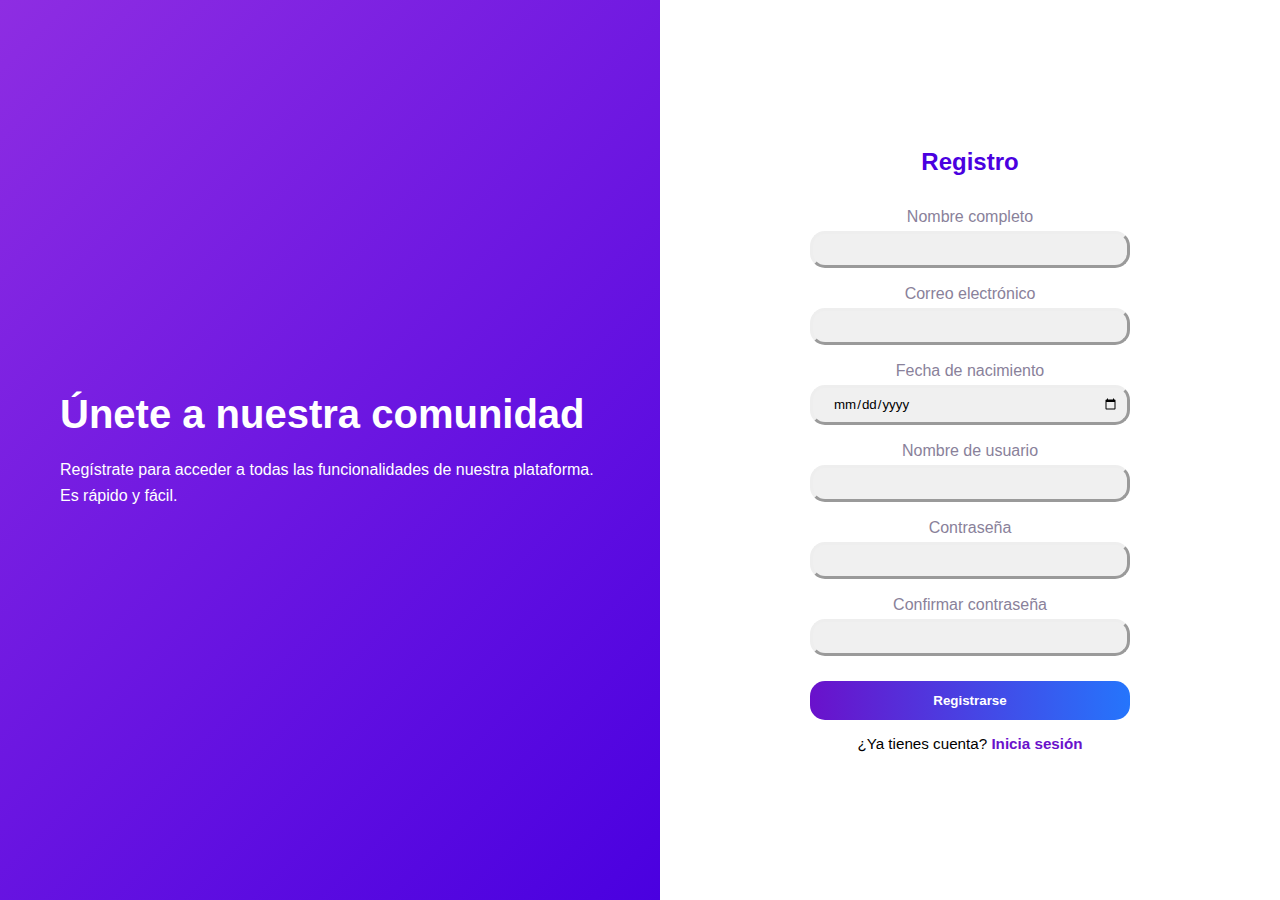
<file: register.html>
<!DOCTYPE html>
<html lang="en">
<head>
  <meta charset="UTF-8" />
  <meta name="viewport" content="width=device-width, initial-scale=1.0"/>
  <title>Registro de Usuario</title>
  <link rel="stylesheet" href="styles.css"/>
</head>
<body>
  <div class="container">
    <div class="left-panel">
      <h1>Únete a nuestra comunidad</h1>
      <p>Regístrate para acceder a todas las funcionalidades de nuestra plataforma. Es rápido y fácil.</p>
    </div>
    <div class="right-panel">
        <h2>Registro</h2>
        <form>
          <label for="nombre">Nombre completo</label>
          <input type="text" id="nombre"  required>
      
          <label for="email">Correo electrónico</label>
          <input type="email" id="email"  required>
      
          <label for="fecha">Fecha de nacimiento</label>
          <input type="date" id="fecha" required>
      
          <label for="usuario">Nombre de usuario</label>
          <input type="text" id="usuario"  required>
      
          <label for="password">Contraseña</label>
          <input type="password" id="password"  required>
      
          <label for="confirm-password">Confirmar contraseña</label>
          <input type="password" id="confirm-password"  required>
      
          <button type="submit">Registrarse</button>
      
          <div class="register-link">
            ¿Ya tienes cuenta? <a href="index.html">Inicia sesión</a>
          </div>
        </form>
      </div>
  </div>
</body>
</html>
</file>
<file: styles.css>
* {
    box-sizing: border-box;
    margin: 0;
    padding: 0;
    font-family: "Segoe UI", sans-serif;
  }
  
  body, html {
    height: 100%;
    background: linear-gradient(135deg, #6a11cb 0%, #2575fc 100%);
  }
  
  .container {
    display: flex;
    height: 100vh;
    width: 100%;
  }
  
  .left-panel {
    flex: 1;
    color: white;
    display: flex;
    flex-direction: column;
    justify-content: center;
    padding: 60px;
    background: linear-gradient(135deg, #8e2de2, #4a00e0);
  }
  
  .left-panel h1 {
    font-size: 2.5em;
    margin-bottom: 20px;
  }
  
  .left-panel p {
    font-size: 1em;
    line-height: 1.6;
  }
  
  .right-panel {
    flex: 1;
    background-color: white;
    display: flex;
    flex-direction: column;
    justify-content: center;
    align-items: center;
    padding: 40px;
  }
  
  .right-panel h2 {
    margin-bottom: 30px;
    color: #4a00e0;
    
  }
  
  form {
    width: 100%;
    max-width: 320px;
    display: flex;
    flex-direction: column;
  }

  label {
    display: block;
    margin-bottom: 5px;
    font-size: 1.0em;
    color: #89819a;
    margin-top: 2px;
    text-align: center;
  }
  
  input[type="text"],
  input[type="email"],
  input[type="date"],
  input[type="password"] {
    padding: 8px;
    margin-bottom: 15px;
    border: none;
    border-radius: 15px;
    border-style:outset;
    background: #f0f0f0;
    outline: none;
    padding-left: 20px;
  }
  
  .options {
    display: flex;
    margin-top: 10px;
    justify-content: space-between;
    align-items: center;
    font-size: 0.9em;
    margin-bottom: 20px;
  }
  
  .options a {
    color: #4a00e0;
    text-decoration: none;
  }
  
  button {
    padding: 12px;
    background: linear-gradient(to right, #6a11cb, #2575fc);
    border: none;
    border-radius: 15px;
    color: white;
    font-weight: bold;
    cursor: pointer;
    margin-top: 10px;
    transition: 0.3s ease;
  }

  
  button:hover {
    opacity: 0.9;
  }

  .register-link {
    text-align: center;
    margin-top: 15px;
    font-size: 0.95em;
  }
  
  .register-link a {
    color: #6a11cb;
    font-weight: bold;
    text-decoration: none;
  }
  
  .register-link a:hover {
    text-decoration: underline;
  }
</file>
<file: barbero.css>
/* barbero.css */
body {
    font-family: sans-serif; 
    margin: 0;
    padding: 0;
    background-color: #f4f4f4; 
  }
  
  header {
    background-color: #fff;
    padding: 20px;
    text-align: center;
    box-shadow: 0 2px 4px rgba(0, 0, 0, 0.1);
  }
  header nav ul {
    list-style: none;
    display: flex;
    justify-content: center;
    gap: 20px;
    padding: 10px 0;
  }
  main {
    padding: 20px;
  }
  .main-header {
    background: linear-gradient(135deg, #6a11cb 0%, #2575fc 100%);
    color: #ffffff;
    padding: px;
    text-align: center;
  }
  .main-header h1 {
    margin-top: 18px;
    font-size: 28px;
    color: #ffffff;
    font-weight: bold;
  }
  .main-header nav ul li a {
    color: #ffffff;
    text-decoration: none;
    font-weight: 500;
    padding: 8px 16px;
    border-radius: 6px;
    transition: background-color 0.3s;
  }

  #servicios h2,
  #agendar h2,
  #calificaciones h2,
  #mis-citas h2,
  #perfil h2 {
    color: #333;
    margin-bottom: 20px;
    text-align: center;
  }
  
  
  .servicios-lista li {
    background-color: #fff;
    padding: 10px 15px;
    min-width: 250px;
    width: calc(33.33% - 20px);
    margin-bottom: 8px;
    border-radius: 5px;
    box-shadow: 0 1px 3px rgba(0, 0, 0, 0.05);
    display: flex; /* Activa flexbox dentro de cada tarjeta para organizar el contenido */
    flex-direction: column; /* Organiza el contenido de la tarjeta verticalmente */
    align-items: center; /* Centra el contenido de la tarjeta horizontalmente */
    text-align: center; /* Centra el texto dentro de la tarjeta */ 
  }
 
  #form-agendar label,
  #form-calif label,
  #form-perfil label {
    display: block;
    margin-bottom: 5px;
    margin-top: 5px;     /* espacio desde el campo anterior */
    font-weight: bold;
    color: #555;
  }
  #form-agendar select,
  #form-agendar input[type="date"],
  #form-agendar input[type="time"],
  #form-agendar select,
  #form-calif input[type="number"],
  #form-calif select,
  #form-calif textarea,
  #form-agendar select,
  #form-perfil input[type="text"],
  #form-perfil input[type="email"],
  #form-perfil input[type="tel"],
  #form-perfil input[type="password"] {
    width: 400px;
    padding: 10px;
    margin-bottom: 15px;
    border: 1px solid #ccc;
    border-radius: 5px;
    box-sizing: border-box;
  }
  
  #form-agendar button[type="submit"],
  #form-perfil button[type="submit"],
  #filtro-citas button[type="button"],
  #form-calif button[type="submit"] {
    align-items: center;
    color: white;
    padding: 12px 20px;
    border: none;
    border-radius: 5px;
    cursor: pointer;
    font-size: 1em;
    transition: background-color 0.3s ease;
    background: linear-gradient(135deg, #8e2de2, #4a00e0);
  }
  
  #mis-citas table {
    width: 100%;
    margin-top: 20px;
    background-color: #fff;
    box-shadow: 0 2px 4px rgba(0, 0, 0, 0.05);
    justify-content: center;
  }
  
  #mis-citas th,
  #mis-citas td {
    padding: 10px 15px;
    text-align: center;
    border-bottom: 1px solid #eee;
  }
  
  #mis-citas th {
    background-color: #f8f8f8;
    font-weight: bold;
  }
  
  #mis-citas tbody tr:last-child td {
    border-bottom: none;
  }
  
  #mis-citas tbody button {
    background-color: #dc3545;
    color: white;
    border: none;
    padding: 8px 12px;
    border-radius: 5px;
    cursor: pointer;
    font-size: 0.9em;
    transition: background-color 0.3s ease;
  }
  
  #mis-citas tbody button:hover {
    background-color: #c82333;
  }
  
  footer {
    text-align: center;
    padding: 20px;
    color: #777;
    border-top: 1px solid #eee;
    margin-top: 40px;
  }
  
  .hidden {
    display: none;
  }

  /* Estilos para la sección de llamada a la acción */
  
  .call-to-action {
    background-color: #e0e4eb;
    padding: 180px 160px;
    text-align: center;
    border-bottom: 1px solid #eee;
  }
  .call-to-action h2 {
    color: #333;
    margin-bottom: 15px;
  }
  .call-to-action p {
    color: #666;
    margin-bottom: 20px;
  }

  .call-to-action button {
    background: linear-gradient(135deg, #8e2de2, #4a00e0);
    color: white;
    padding: 15px 30px;
    border: none;
    border-radius: 8px;
    cursor: pointer;
    font-size: 1.1em;
    transition: background-color 0.3s ease;
  }
  
  .services-list {
    list-style: none;
    padding: 0;
    display: grid;
    grid-template-columns: repeat(auto-fit, minmax(300px, 1fr)); /* Diseño responsivo en columnas */
    gap: 20px;
    margin-bottom: 20px;
  }
  
  .services-list li {
    background-color: #fff;
    border-radius: 8px;
    padding: 20px;
    box-shadow: 0 2px 4px rgba(0, 0, 0, 0.1);
    text-align: left;
  }
  
  .services-list li h3 {
    color: #333;
    margin-bottom: 10px;
  }
  
  .services-list li p {
    color: #666;
    margin-bottom: 15px;
  }
  
  .services-list li .price {
    color: #007bff;
    font-weight: bold;
    font-size: 1.2em;
  }
  
  .view-all-services {
    text-align: center;
    margin-top: 20px;
  }
  
  .view-all-services a {
    color: #007bff;
    text-decoration: none;
    font-weight: bold;
    transition: color 0.3s ease;
  }
  
  .view-all-services a:hover {
    color: #0056b3;
    text-decoration: underline;
  }
    
  /* Estilo para las tarjetas de cada interfaz y centrarla */
  .formulario-centrado {
    max-width: 400px;
    margin: 50px auto; 
    padding: 20px;
    background-color: #fff;
    border-radius: 15px;
    color: #555;
    display: flex;
    flex-direction: column;
    gap: 8px;
  }

#filtro-citas {
  display: flex; /* Activa el contexto de Flexbox */
  gap: 10px;      /* Espacio entre los elementos */
  margin-bottom: 15px;
  align-items: center; /* Alinea verticalmente los elementos al centro */
  justify-content: center; /* Centra horizontalmente los elementos */
}

#filtro-citas label {
  font-weight: bold;
}

#filtro-citas select,
#filtro-citas input[type="date"],
#filtro-citas button {
  padding: 8px;
  border: 1px solid #ccc;
  border-radius: 4px;
}

#filtro-citas button {
  background-color: #8e2de2; /* Un color morado similar al de la imagen */
  color: white;
  cursor: pointer;
  transition: background-color 0.3s ease;
}

#filtro-citas button:hover {
  background-color: #4a00e0; /* Un tono de morado más oscuro al hacer hover */
}
</file>
<file: clientes.css>
/* styles2.css */
body {
    font-family: sans-serif; /* Puedes usar una fuente diferente aquí */
    margin: 0;
    padding: 0;
    background-color: #f4f4f4; /* Un fondo claro diferente */
  }
  
  header {
    background-color: #fff;
    padding: 20px;
    text-align: center;
    box-shadow: 0 2px 4px rgba(0, 0, 0, 0.1);
  }
  header nav ul {
    list-style: none;
    display: flex;
    justify-content: center;
    gap: 20px;
    padding: 10px 0;
  }
  main {
    padding: 20px;
  }
  .main-header {
    background: linear-gradient(135deg, #6a11cb 0%, #2575fc 100%);
    color: #ffffff;
    padding: px;
    text-align: center;
  }
  .main-header h1 {
    margin-top: 18px;
    font-size: 28px;
    color: #ffffff;
    font-weight: bold;
  }
  .main-header nav ul li a {
    color: #ffffff;
    text-decoration: none;
    font-weight: 500;
    padding: 8px 16px;
    border-radius: 6px;
    transition: background-color 0.3s;
  }

  #servicios h2,
  #agendar h2,
  #calificacion h2,
  #mis-citas h2,
  #perfil h2 {
    color: #333;
    margin-bottom: 20px;
    text-align: center;
  }
  
  .servicios-lista {
    list-style: none;
    padding: 7px;
    flex-wrap: wrap;
    gap: 20px;
    justify-content: center;
    display: flex; /* Usamos flexbox para controlar la disposición */
    flex-direction:row; /* Apilamos los elementos verticalmente */
    align-items:center;
  
  }
  .servicios-lista li {
    background-color: #fff;
    padding: 10px 15px;
    min-width: 250px;
    width: calc(33.33% - 20px);
    margin-bottom: 8px;
    border-radius: 5px;
    box-shadow: 0 1px 3px rgba(0, 0, 0, 0.05);
    display: flex; /* Activa flexbox dentro de cada tarjeta para organizar el contenido */
    flex-direction: column; /* Organiza el contenido de la tarjeta verticalmente */
    align-items: center; /* Centra el contenido de la tarjeta horizontalmente */
    text-align: center; /* Centra el texto dentro de la tarjeta */ 
  }
  .servicios-lista li span:first-child {
    font-weight: bold;
    margin-bottom: 5px;
  }
  .servicios-lista li .precio-servicio {
    color: #007bff;
    font-weight: bold;
    font-size: 1.1em;
    margin-top: 10px; 
  }
  
  #form-agendar label,
  #form-calif label,
  #form-perfil label {
    display: block;
    margin-bottom: 5px;
    margin-top: 5px;     /* espacio desde el campo anterior */
    font-weight: bold;
    color: #555;
 
  }
  #form-agendar select,
  #form-agendar input[type="date"],
  #form-agendar input[type="time"],
  #form-agendar select,
  #form-calif input[type="number"],
  #form-calif select,
  #form-calif textarea,
  #form-agendar select,
  #form-perfil input[type="text"],
  #form-perfil input[type="email"],
  #form-perfil input[type="tel"],
  #form-perfil input[type="password"] {
    width: 400px;
    padding: 10px;
    margin-bottom: 15px;
    border: 1px solid #ccc;
    border-radius: 5px;
    box-sizing: border-box;
  }
  
  #form-agendar button[type="submit"],
  #form-perfil button[type="submit"],
  #form-calif button[type="submit"] {
    align-items: center;
    color: white;
    padding: 12px 20px;
    border: none;
    border-radius: 5px;
    cursor: pointer;
    font-size: 1em;
    transition: background-color 0.3s ease;
    background: linear-gradient(135deg, #8e2de2, #4a00e0);
  }
  
  #mis-citas table {
    width: 100%;
    margin-top: 20px;
    background-color: #fff;
    box-shadow: 0 2px 4px rgba(0, 0, 0, 0.05);
    justify-content: center;
  }
  
  #mis-citas th,
  #mis-citas td {
    padding: 10px 15px;
    text-align: center;
    border-bottom: 1px solid #eee;
  }
  
  #mis-citas th {
    background-color: #f8f8f8;
    font-weight: bold;
  }
  
  #mis-citas tbody tr:last-child td {
    border-bottom: none;
  }
  
  #mis-citas tbody button {
    background-color: #dc3545;
    color: white;
    border: none;
    padding: 8px 12px;
    border-radius: 5px;
    cursor: pointer;
    font-size: 0.9em;
    transition: background-color 0.3s ease;
  }
  
  #mis-citas tbody button:hover {
    background-color: #c82333;
  }
  
  footer {
    text-align: center;
    padding: 20px;
    color: #777;
    border-top: 1px solid #eee;
    margin-top: 40px;
  }
  
  .hidden {
    display: none;
  }

  /* Estilos para la sección de llamada a la acción */
  
  .call-to-action {
    background-color: #e0e4eb;
    padding: 180px 160px;
    text-align: center;
    border-bottom: 1px solid #eee;
  }
  .call-to-action h2 {
    color: #333;
    margin-bottom: 15px;
  }
  .call-to-action p {
    color: #666;
    margin-bottom: 20px;
  }

  .call-to-action button {
    background: linear-gradient(135deg, #8e2de2, #4a00e0);
    color: white;
    padding: 15px 30px;
    border: none;
    border-radius: 8px;
    cursor: pointer;
    font-size: 1.1em;
    transition: background-color 0.3s ease;
  }
  
  .services-list {
    list-style: none;
    padding: 0;
    display: grid;
    grid-template-columns: repeat(auto-fit, minmax(300px, 1fr)); /* Diseño responsivo en columnas */
    gap: 20px;
    margin-bottom: 20px;
  }
  
  .services-list li {
    background-color: #fff;
    border-radius: 8px;
    padding: 20px;
    box-shadow: 0 2px 4px rgba(0, 0, 0, 0.1);
    text-align: left;
  }
  
  .services-list li h3 {
    color: #333;
    margin-bottom: 10px;
  }
  
  .services-list li p {
    color: #666;
    margin-bottom: 15px;
  }
  
  .services-list li .price {
    color: #007bff;
    font-weight: bold;
    font-size: 1.2em;
  }
  
  .view-all-services {
    text-align: center;
    margin-top: 20px;
  }
  
  .view-all-services a {
    color: #007bff;
    text-decoration: none;
    font-weight: bold;
    transition: color 0.3s ease;
  }
  
  .view-all-services a:hover {
    color: #0056b3;
    text-decoration: underline;
  }
  
  /* Estilos para la sección de promociones */
  
  .promotions-section {
    padding: 30px 20px;
    text-align: center;
  }
  .promotions-section h2{
    padding: 20px;
    margin-top: -20px;
    text-align: center;
  }
  .promotion-card {
    background-color: #fff;
    border-radius: 8px;
    padding: 20px;
    box-shadow: 0 2px 4px rgba(0, 0, 0, 0.1);
    margin-bottom: 20px;
  }
  .promotion-card button {
    background: linear-gradient(135deg, #8e2de2, #4a00e0);
    color: white;
    padding: 10px 20px;
    border: none;
    border-radius: 5px;
    cursor: pointer;
    font-size: 1em;
    transition: background-color 0.3s ease;
  }
    
  /* Estilo para las tarjetas de cada interfaz y centrarla */
  .formulario-centrado {
    max-width: 400px;
    margin: 50px auto; 
    padding: 20px;
    background-color: #fff;
    border-radius: 15px;
    color: #555;
    display: flex;
    flex-direction: column;
    gap: 8px;
  }

  /* Card para mostrar los detalles de la promo */
  .promo-detalle {
  margin: 20px auto;
  margin-top: 200px;
  padding: 50px;
  max-width: 500px;
  border: 2px solid #ccc;
  border-radius: 20px;
  background-color: #fefefe;
  box-shadow: 0 4px 8px rgba(0, 0, 0, 0.1);
}
</file>
<file: styles2.css>
/* styles2.css */
body {
    font-family: sans-serif; /* Puedes usar una fuente diferente aquí */
    margin: 0;
    padding: 0;
    background-color: #f4f4f4; /* Un fondo claro diferente */
  }
  
  header {
    background-color: #fff;
    padding: 20px;
    text-align: center;
    box-shadow: 0 2px 4px rgba(0, 0, 0, 0.1);
  }
  
  header h1 {
    color: #333;
    margin-bottom: 10px;
  }
  
  header nav ul {
    list-style: none;
    display: flex;
    justify-content: center;
    gap: 20px;
    padding: 10px 0;
  }
  
  header nav a {
    text-decoration: none;
    color: #007bff; /* Un color diferente para los enlaces */
    font-weight: bold;
    transition: color 0.3s ease;
  }
  
  header nav a:hover {
    color: #0056b3;
  }
  
  main {
    padding: 20px;
  }
  #servicios h2,
  #agendar h2,
  #agregarbarbero h2,
  #calificacion h2,
  #calificaciones h2,
  #estadisticas,
  #mis-citas h2,
  #perfil h2 {
    color: #333;
    margin-bottom: 20px;
    text-align: center;
  }
  
  .servicios-lista {
    
    list-style: none;
    padding: 0;
    flex-wrap: wrap;
    gap: 20px;
    justify-content: center;
    display: flex; /* Usamos flexbox para controlar la disposición */
  flex-direction:row; /* Apilamos los elementos verticalmente */
  align-items:center;
  
  }
  
  .servicios-lista li {
    background-color: #fff;
    padding: 10px 15px;
    min-width: 250px;
    width: calc(33.33% - 20px);
    margin-bottom: 8px;
    border-radius: 5px;
    box-shadow: 0 1px 3px rgba(0, 0, 0, 0.05);
    display: flex; /* Activa flexbox dentro de cada tarjeta para organizar el contenido */
  flex-direction: column; /* Organiza el contenido de la tarjeta verticalmente */
  align-items: center; /* Centra el contenido de la tarjeta horizontalmente */
  text-align: center; /* Centra el texto dentro de la tarjeta */
    
  }

  .servicios-lista li span:first-child {
    font-weight: bold;
    margin-bottom: 5px;
  }
  
  .servicios-lista li .precio-servicio {
    color: #007bff;
    font-weight: bold;
    font-size: 1.1em;
    margin-top: 10px; /* Empuja el precio hacia la parte inferior */
  }
  

  #form-agendar label,
  #form-calif label,
  #form-perfil label {
    display: block;
    margin-bottom: 5px;
    margin-top: 5px;     /* espacio desde el campo anterior */
    font-weight: bold;
    color: #555;
 
  }
  #form-agendar select,
  #form-agendar input[type="date"],
  #form-agendar input[type="time"],
  #form-agendar select,
  #form-calif input[type="number"],
  #form-calif select,
  #form-calif textarea,
  #form-agendar select,
  #form-perfil input[type="text"],
  #form-perfil input[type="email"],
  #form-perfil input[type="tel"],
  #form-perfil input[type="password"] {
    width: 400px;
    padding: 10px;
    margin-bottom: 15px;
    border: 1px solid #ccc;
    border-radius: 5px;
    box-sizing: border-box;
  }
  #agregarbarbero button[type="submit"],
  #form-agendar button[type="submit"],
  #form-perfil button[type="submit"],
  #form-calif button[type="submit"] {
    background: linear-gradient(135deg, #8e2de2, #4a00e0);
    color: white;
    padding: 12px 20px;
    border: none;
    border-radius: 5px;
    cursor: pointer;
    font-size: 1em;
    transition: background-color 0.3s ease;
  }
  
  #mis-citas,
  #calificaciones table {
    width: auto;
    
    border-collapse: collapse;
    margin-top: 20px;
    background-color: #fff;
    box-shadow: 0 2px 4px rgba(0, 0, 0, 0.05);
  }
  
  #estadisticas th,
  #estadisticas td,
  #mis-citas th,
  #mis-citas td {
    padding: 10px 15px;
    text-align: left;
    border-bottom: 1px solid #eee;
  }
  #estadisticas th,
  #mis-citas th {
    background-color: #f8f8f8;
    font-weight: bold;
  }
  #estadisticas,
  #mis-citas tbody tr:last-child td {
    border-bottom: none;
  }
  
  
  #mis-citas tbody button {
    background-color: #dc3545;
    color: white;
    border: none;
    padding: 8px 12px;
    border-radius: 5px;
    cursor: pointer;
    font-size: 0.9em;
    transition: background-color 0.3s ease;
  }
  
  #mis-citas tbody button:hover {
    background-color: #c82333;
  }
  
  footer {
    text-align: center;
    padding: 20px;
    color: #777;
    border-top: 1px solid #eee;
    margin-top: 40px;
  }
  
  .hidden {
    display: none;
  }

  /* Estilos para la sección de llamada a la acción */
.call-to-action {
    background-color: #e0e4eb;
   
    padding: 180px 160px;
    text-align: center;
    border-bottom: 1px solid #eee;
  }
  
  .call-to-action h2 {
    color: #333;
    margin-bottom: 15px;
  }
  
  .call-to-action p {
    color: #666;
    margin-bottom: 20px;
  }
  
  .call-to-action button {
    background: linear-gradient(135deg, #8e2de2, #4a00e0);
    color: white;
    padding: 15px 30px;
    border: none;
    border-radius: 8px;
    cursor: pointer;
    font-size: 1.1em;
    transition: background-color 0.3s ease;
  }
  
  .services-list {
    list-style: none;
    padding: 0;
    display: grid;
    grid-template-columns: repeat(auto-fit, minmax(300px, 1fr)); /* Diseño responsivo en columnas */
    gap: 20px;
    margin-bottom: 20px;
  }
  
  .services-list li {
    background-color: #fff;
    border-radius: 8px;
    padding: 20px;
    box-shadow: 0 2px 4px rgba(0, 0, 0, 0.1);
    text-align: left;
  }
  
  .services-list li h3 {
    color: #333;
    margin-bottom: 10px;
  }
  
  .services-list li p {
    color: #666;
    margin-bottom: 15px;
  }
  
  .services-list li .price {
    color: #007bff;
    font-weight: bold;
    font-size: 1.2em;
  }
  
  .view-all-services {
    text-align: center;
    margin-top: 20px;
  }
  
  .view-all-services a {
    color: #007bff;
    text-decoration: none;
    font-weight: bold;
    transition: color 0.3s ease;
  }
  
  .view-all-services a:hover {
    color: #0056b3;
    text-decoration: underline;
  }
  
  /* Estilos para la sección de promociones */
  .promotions-section {
    padding: 30px 20px;
    text-align: center;
  }

  .promotions-section h2{
    padding: 20px;
    text-align: center;
    
    
  
    
  }
  
  .promotion-card {
    background-color: #fff;
    border-radius: 8px;
    padding: 20px;
    box-shadow: 0 2px 4px rgba(0, 0, 0, 0.1);
    margin-bottom: 20px;
  }
  
  .promotion-card button {
    background: linear-gradient(135deg, #8e2de2, #4a00e0); /* Un color llamativo para los botones de promoción */
    color: white;
    padding: 10px 20px;
    border: none;
    border-radius: 5px;
    cursor: pointer;
    font-size: 1em;
    transition: background-color 0.3s ease;
  }
    
  

  .formulario-centrado {
    max-width: 400px;
    margin: 50px auto; /* Centra horizontalmente */
    padding: 20px;
    background-color: #fff;
    border-radius: 15px;
    color: #555;
    display: flex;
    flex-direction: column;
    gap: 8px;
  }

  .main-header {
    background: linear-gradient(135deg, #6a11cb 0%, #2575fc 100%);
    color: #ffffff;
    padding: px;
    text-align: center;
  }

  .main-header h1 {
    margin-top: 18px;
    font-size: 28px;
    color: #ffffff;
    font-weight: bold;
  }

  .main-header nav ul li a {
    color: #ffffff;
    text-decoration: none;
    font-weight: 500;
    padding: 8px 16px;
    border-radius: 6px;
    transition: background-color 0.3s;
  }

  .promo-detalle {
  margin: 20px auto;
  margin-top: 200px;
  padding: 50px;
  max-width: 500px;
  border: 2px solid #ccc;
  border-radius: 20px;
  background-color: #fefefe;
  box-shadow: 0 4px 8px rgba(0, 0, 0, 0.1);
}
</file>
